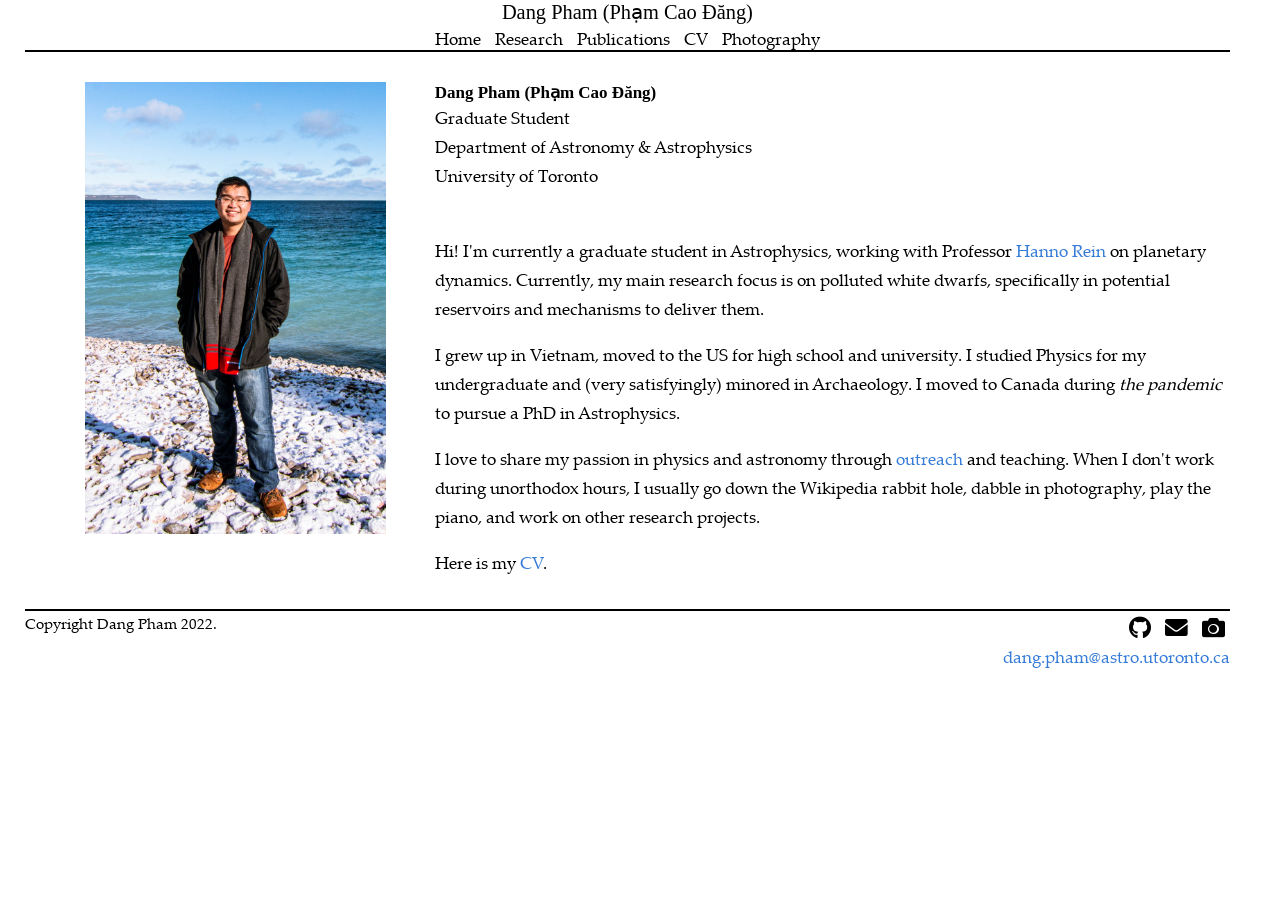
<file: archive/index.html>
<!DOCTYPE html PUBLIC "-//W3C//DTD XHTML 1.0 Transitional//EN" "http://www.w3.org/TR/xhtml1/DTD/xhtml1-transitional.dtd">
<html xmlns="http://www.w3.org/1999/xhtml">

<head>
    <meta http-equiv="Content-Type" content="text/html;">
    <meta charset="utf-8" />
    <meta name="viewport" content="width=device-width, initial-scale=1, user-scalable=no" />
    <link rel="stylesheet" href="assets/css/main.css" />
    <link rel="stylesheet" href="https://pro.fontawesome.com/releases/v5.10.0/css/all.css" 
        integrity="sha384-AYmEC3Yw5cVb3ZcuHtOA93w35dYTsvhLPVnYs9eStHfGJvOvKxVfELGroGkvsg+p" crossorigin="anonymous"/>
    
    <script type="text/javascript" src="assets/js/jquery.min.js"></script>
    <title>Dang Pham (Phạm Cao Đăng)</title>
</head>

<body>
    <div id="header"></div>
    

    <div class="wrapper">
        <section id="about" >
            <!-- <center><h1 id="home" class="proj"><span class='word'>Me</span></h1></center> -->
            <img class="profile-pic" src="assets/img/IMG_1156.jpg" />
            <div class="text intro">
                <h3>Dang Pham (Phạm Cao Đăng)</h3>
                Graduate Student
                <br>
                Department of Astronomy & Astrophysics
                <br>
                University of Toronto
                <br>
                <br>
                <p>
                Hi! I'm currently a graduate student in Astrophysics, working with
                Professor <a href="http://hanno-rein.de/">Hanno Rein</a> on planetary dynamics. 
                Currently, my main research focus is on polluted white dwarfs, 
                specifically in potential reservoirs and mechanisms to deliver them.
                </p>
                
                <p>
                I grew up in Vietnam, moved to the US for high school and university. 
                I studied Physics for my undergraduate
                and (very satisfyingly) minored in Archaeology.
                I moved to Canada during <i>the pandemic</i>
                to pursue a PhD in Astrophysics.
                </p>

                <p>
                I love to share my passion in physics and astronomy through 
                <a href="https://www.cornellastrosociety.org/">outreach</a> and teaching. 
                When I don't work during unorthodox hours, I usually go down the
                Wikipedia rabbit hole, dabble in photography, play the piano, and work
                on other research projects.
                </p>
                
                <p>
                    Here is my <a href="CV.pdf">CV</a>.
                </p>
            </div>
        </section>
    </div>

    <div id="footer"></div>

    

    <script defer type="text/javascript" src="assets/js/jquery.min.js"></script>
    <script> 
        $("#header").load("header.html"); 
        $("#footer").load("footer.html");
    </script>
    <script defer type="text/javascript" src="assets/js/main.js"></script>
    <noscript><META HTTP-EQUIV="Refresh" CONTENT="0;URL=JSError.html"></noscript>
</body>

</html>
</file>
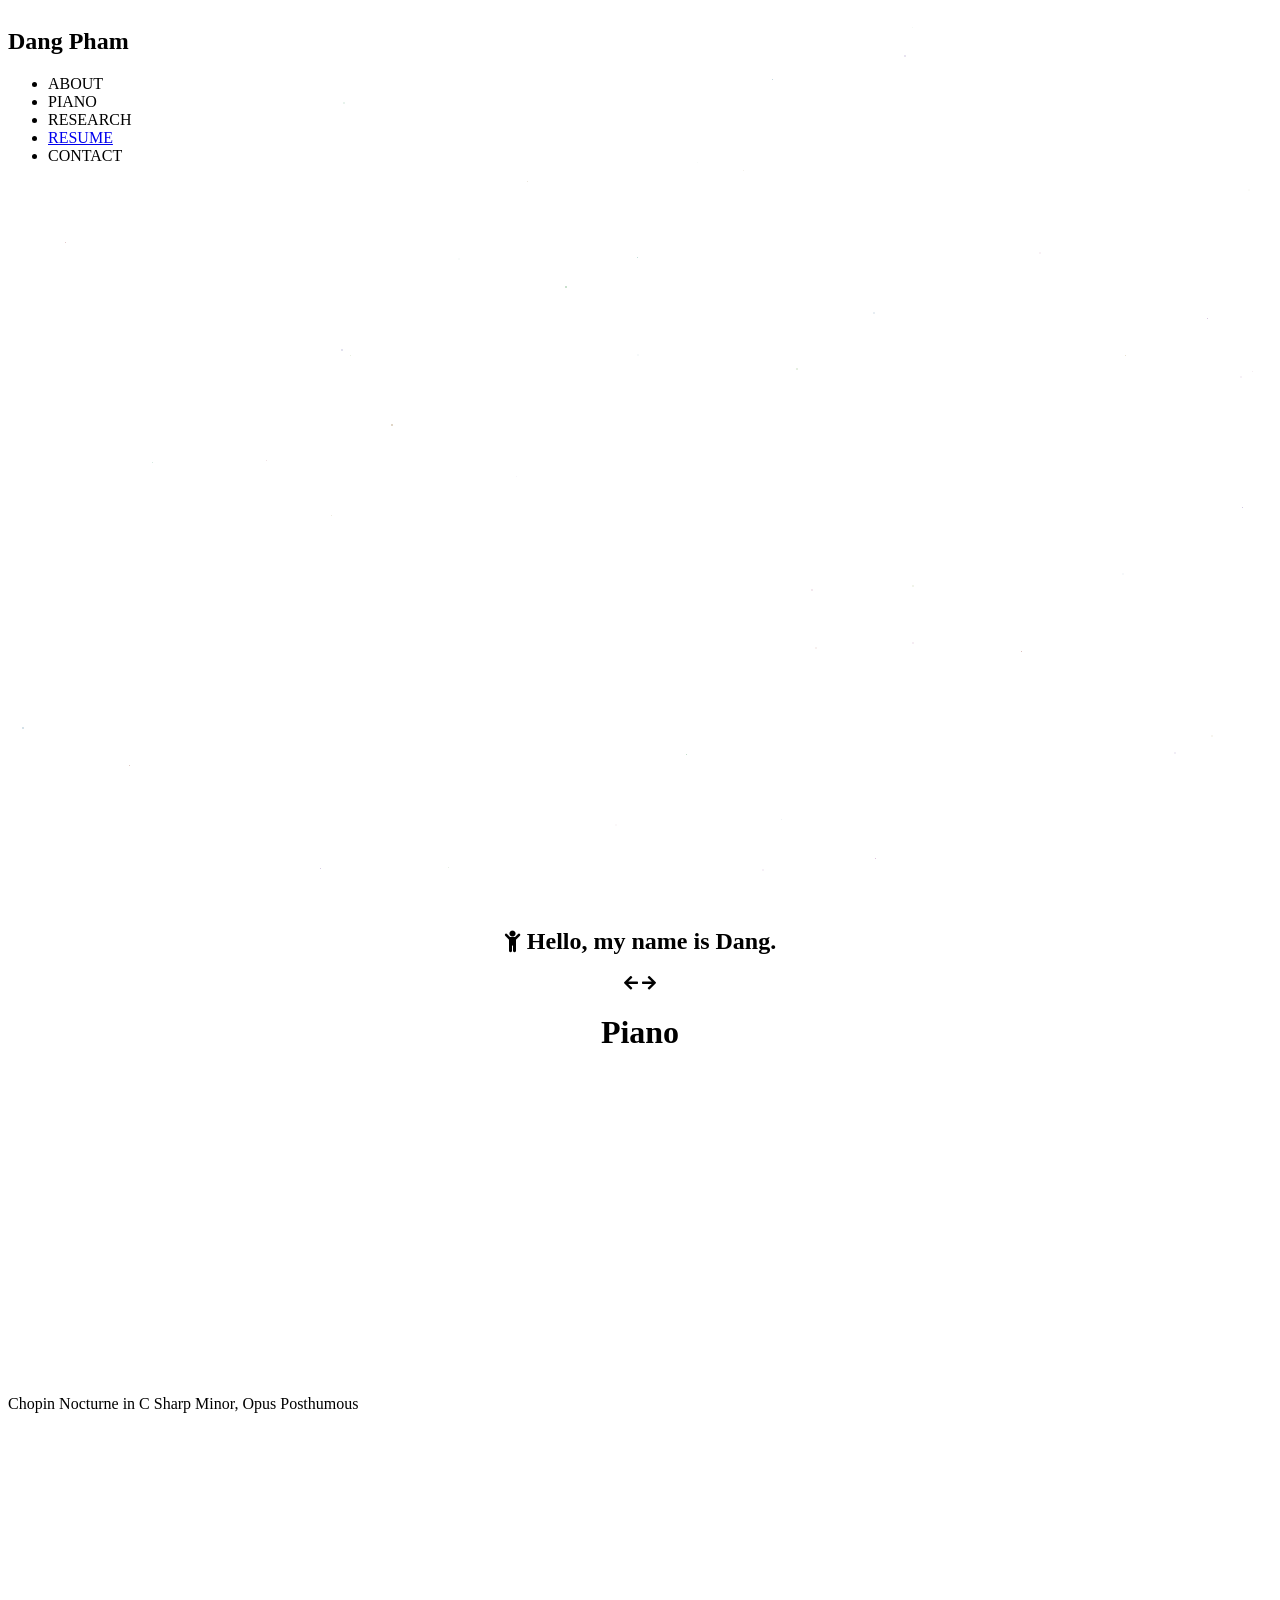
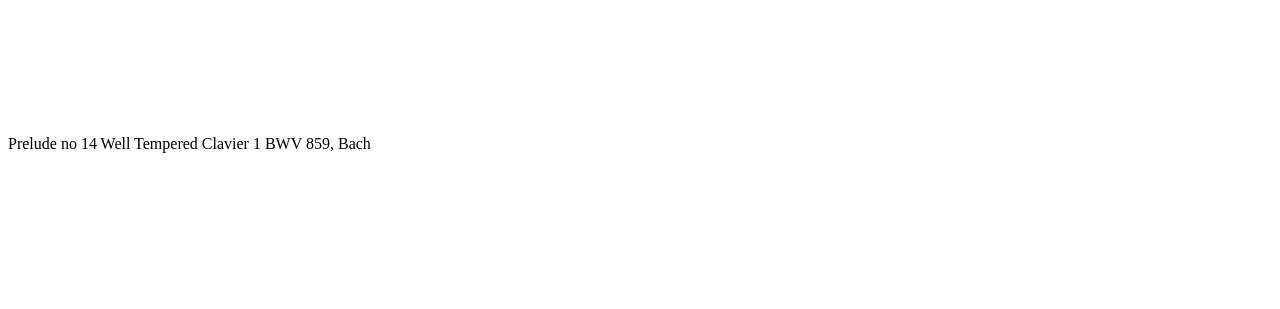
<file: archive/archive/index.html>
<!DOCTYPE html PUBLIC "-//W3C//DTD XHTML 1.0 Transitional//EN" "http://www.w3.org/TR/xhtml1/DTD/xhtml1-transitional.dtd">
<html xmlns="http://www.w3.org/1999/xhtml">

<head>
    <meta http-equiv="Content-Type" content="text/html;">
    <meta charset="UTF-8">
    <meta name="viewport" content="width=device-width, initial-scale=1, maximum-scale=1, user-scalable=0" />
    <link rel="stylesheet" href="https://pro.fontawesome.com/releases/v5.10.0/css/all.css" integrity="sha384-AYmEC3Yw5cVb3ZcuHtOA93w35dYTsvhLPVnYs9eStHfGJvOvKxVfELGroGkvsg+p" crossorigin="anonymous"/>

    <title>Dang Pham</title>
</head>

<body>
    <div class="navi">
        <h2 id="back">Dang Pham</h2>
        <ul>
            <li><a id="aboutlink">ABOUT</a></li>
            <li><a id="pianolink">PIANO</a></li>
            <li><a id="researchlink">RESEARCH</a></li>
            <li><a href="Resume%20-%20web.pdf">RESUME</a></li>
            <li><a id="contactlink">CONTACT</a></li>
        </ul>
    </div>
    <!-- sky is from http://codepen.io/AlienPiglet/pen/hvekG. 
         Credits to the author for the awesome sky! -->
    <canvas class="sky-bg" id="sky"></canvas>
    <div class="s1" id="s1">
        <center>
            <h2 class="s1h2"><span id="lang"><i class="fa fa-child"></i> Hello, my name is Dang. </span></h2>
            <div class="infonav">
                <i class="ar fas fa-arrow-left" id="backward"></i>
                <!-- <i class="ci fas fa-circle" id="c0"></i>
                <i class="ci far fa-circle" id="c1"></i>
                <i class="ci far fa-circle" id="c2"></i>
                <i class="ci far fa-circle" id="c3"></i>
                <i class="ci far fa-circle" id="c4"></i>
                <i class="ci far fa-circle" id="c5"></i> -->
                <i class="ar fas fa-arrow-right" id="forward"></i>
            </div>
        </center>
    </div>
    <center><h1 id="home" class="proj"><span class='word'>Piano</span></h1></center>
    <div class="s2">
        <a>
            <div class="s2s1"></div>
        </a>
        <a>
            <div class="s2s2"></div>
        </a>
        <a>
            <div class="s2s3"></div>
        </a>
    </div>
    <center><h1 class="projweb" id="research"><span class='word'>Research</span></h1></center>
    <div class="s2b" id='s2b'>
        <a>
            <span> Gravitational Lensing (work in progress) <br><i>Summer 2015 - Present</i></span>
            <p>Astronomy research at the Harvard-Smithsonian Center for Astrophysics on gravitational lensing.Conducted data analysis by programming
                <br> to find irregularity in events to seek for dark objects such as black holes or planets, and prediction of possible future events from
                <br> statistical analysis and database cross-matching. Research directed and guided by Dr. Rosanne Di Stefano.
                <br>
                <br>
                <i class="fa fa-book"></i> Work in progress. Anticipating publication
                <br>
                <i class="fa fa-code"></i> Topic keyword: light curves, high proper motion stars, neutron stars, statistical data analysis, high mass objects
            </p>
        </a>
        <br>
        <a href="http://link.springer.com/article/10.1007%2Fs00894-015-2598-0">
            <span>Diatomic Anions<br><i>2014-2015</i></span>
            <p>Astronomy - chemistry research on possible exotic diatomic anions’ (such as H2− and N2−)
                <br> existence, properties, and potential impacts in stars or interstellar mediums. Guided by Dr. Edward Chen and Herman Keith.
                <br>
                <br>
                <i class="fa fa-book"></i> Publication: Hylleraas hydride binding energy: Diatomic electron affinities. Journal of Molecular Modeling (2015) 21:79, (DOI:10.1007/s00894-015-2598-0)
                <br>
                <i class="fa fa-external-link"></i> http://link.springer.com/article/10.1007%2Fs00894-015-2598-0
                <br>
                <i class="fa fa-code"></i> Topic keyword: stellar astrophysics, anions, physical chemistry of diatomic anions.
            </p>
        </a>
        <br>
        <!-- <a href="https://www.aavso.org/sites/default/files/jaavso/v42n2/315.pdf">
            <span>Variable Stars Light Curve<br><i>Summer 2014</i></span>
            <p>Astronomy research and observations at Harvard University on variable stars' trends in variability and periods
                <br> of RR Lyrae and SX Phe type stars. Guided by Dr. Joshua Schroeder and Dr. Rosanne Di Stefano.
                <br>
                <br>
                <i class="fa fa-book"></i> Report on the Photometric Observations of the Variable Stars DH Pegasi, DY Pegasi, and RZ Cephei (JAAVSO), 42, 315
                <br>
                <i class="fa fa-external-link"></i> https://www.aavso.org/sites/default/files/jaavso/v42n2/315.pdf
                <br>
                <i class="fa fa-code"></i> Topic keyword: trends, light curves, periods, RR Lyrae, SX Phe, variable stars.</p>
        </a> -->
        <!-- <br> -->
        <!-- <a>
            <span>Electron Affinity of Lead<br><i>2013  </i></span>
            <p>Analysis and theoretical calculation of the electron affinity of Pb that shows that accepted value of the electron
                <br> affinity of lead in the NIST may be erroneous. Guided by Dr. Edward Chen and Herman Keith.
                <br>
                <br>
                <i class="fa fa-book"></i> Not published. Paper available upon request
                <br>
                <i class="fa fa-code"></i> Topic keyword: lead, electron affinity</p>
        </a> -->
        <!-- <br> -->
    </div>
    <!-- <div class="s3">
        <a href="mail:dang.c.pham@outlook.com"><span>Email:</span>dang.c.pham@outlook.com</a>
    </div> -->
    <script defer type="text/javascript" src="js/jquery-1.11.1.min.js"></script>
    <script defer type="text/javascript" src="js/index.js"></script>
    <noscript><META HTTP-EQUIV="Refresh" CONTENT="0;URL=JSError.html"></noscript>
</body>

</html>
</file>
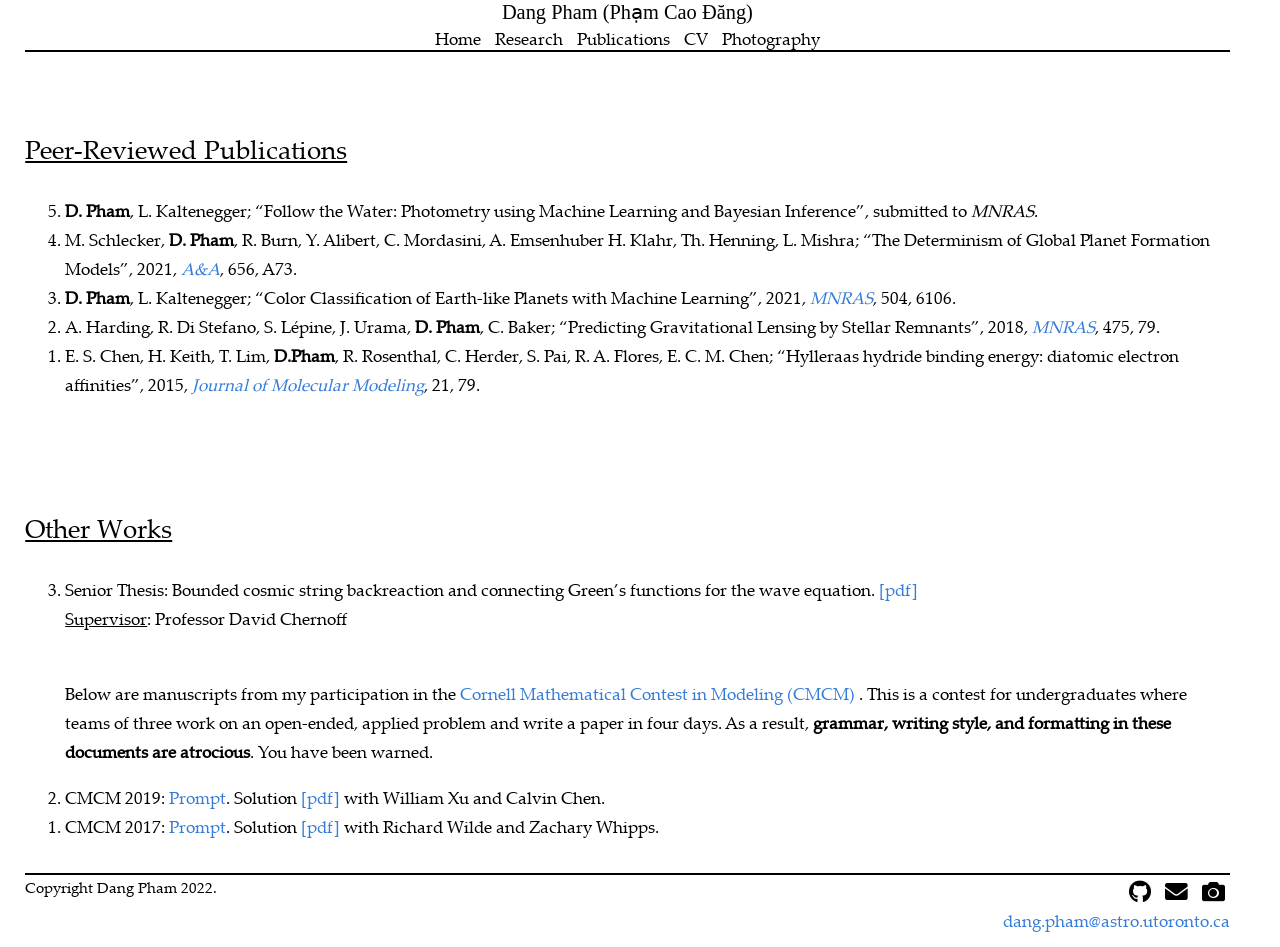
<file: archive/pub/index.html>
<!DOCTYPE html PUBLIC "-//W3C//DTD XHTML 1.0 Transitional//EN" "http://www.w3.org/TR/xhtml1/DTD/xhtml1-transitional.dtd">
<html xmlns="http://www.w3.org/1999/xhtml">

<head>
    <meta http-equiv="Content-Type" content="text/html;">
    <meta charset="utf-8" />
    <meta name="viewport" content="width=device-width, initial-scale=1, user-scalable=no" />
    <link rel="stylesheet" href="../assets/css/main.css" />
    <link rel="stylesheet" href="https://pro.fontawesome.com/releases/v5.10.0/css/all.css" 
        integrity="sha384-AYmEC3Yw5cVb3ZcuHtOA93w35dYTsvhLPVnYs9eStHfGJvOvKxVfELGroGkvsg+p" crossorigin="anonymous"/>
    <title>Dang Pham (Phạm Cao Đăng)</title>
</head>

<body>
    <div id="header"></div>
    <div class="wrapper">
        <section>
            <p class="section-title">Peer-Reviewed Publications</p>
            <ol reversed type="1">
                <li><b>D. Pham</b>, L. Kaltenegger; 
                    “Follow the Water: Photometry using Machine Learning and Bayesian Inference”, submitted to <i>MNRAS</i>.</li>
                <li>M. Schlecker, <b>D. Pham</b>, R. Burn, Y. Alibert, C. Mordasini, A. Emsenhuber H. Klahr, Th. Henning, L. Mishra; “The
                    Determinism of Global Planet Formation Models”, 2021, <a href="https://doi.org/10.1051/0004-6361/202140551"><i>A&A</i></a>, 656, A73.</li>
                <li><b>D. Pham</b>, L. Kaltenegger; 
                    “Color Classification of Earth-like Planets with Machine Learning”, 2021, <a href="https://doi.org/10.1093/mnras/stab1144"><i>MNRAS</i></a>, 504, 6106.</li>
                <li>A. Harding, R. Di Stefano, S. Lépine, J. Urama, <b>D. Pham</b>, C. Baker; “Predicting Gravitational Lensing by Stellar
                    Remnants”, 2018, <a href="https://academic.oup.com/mnras/article/475/1/79/4657179"><i>MNRAS</i></a>, 475, 79.</li>
                <li>E. S. Chen, H. Keith, T. Lim, <b>D.Pham</b>, R. Rosenthal, C. Herder, S. Pai, R. A. Flores, E. C. M. Chen; “Hylleraas hydride
                    binding energy: diatomic electron affinities”, 2015, <a href="https://doi.org/10.1007/s00894-015-2598-0"><i>Journal of Molecular Modeling</i></a>, 21, 79.
                </li>
              </ol> 
        </section>

        <section>
            <p class="section-title">Other Works</p>
            <ol reversed type="1">
                <li>
                    Senior Thesis: Bounded cosmic string backreaction
                    and connecting Green’s functions for
                    the wave equation. <a href="Senior_Thesis.pdf">[pdf]</a>
                    <br>
                    <u>Supervisor</u>: Professor David Chernoff
                </li>

                <br>
                <p>
                    Below are manuscripts from my participation in the
                    <a href="https://e.math.cornell.edu/sites/mcm/">
                        Cornell Mathematical Contest in Modeling (CMCM) </a>.
                    This is a contest for undergraduates
                    where teams of three work on an open-ended, applied problem
                    and write a paper in four days.
                    As a result, 
                    <b>grammar, writing style, and formatting 
                        in these documents are atrocious</b>. You have been warned.
                </p>

                <li>
                    CMCM 2019: <a href="https://e.math.cornell.edu/sites/mcm/old_problems/CMCM_sidewalks_2019.pdf">Prompt</a>. 
                    Solution <a href="CMCM_19.pdf">[pdf]</a> with William Xu and Calvin Chen.
                </li>
                
                <li>
                    CMCM 2017: <a href="https://e.math.cornell.edu/sites/mcm/old_problems/MCM_TCAT_problem.pdf">Prompt</a>. 
                    Solution <a href="CMCM_17.pdf">[pdf]</a> with Richard Wilde and Zachary Whipps.
                </li>


                
              </ol> 
        </section>
    </div>
    <div id="footer"></div>

    

    <script type="text/javascript" src="../assets/js/jquery.min.js"></script>
    <script> 
        $("#header").load("../header.html"); 
        $("#footer").load("../footer.html");
    </script>
    <script defer type="text/javascript" src="../assets/js/main.js"></script>
    <noscript><META HTTP-EQUIV="Refresh" CONTENT="0;URL=JSError.html"></noscript>
</body>

</html>
</file>
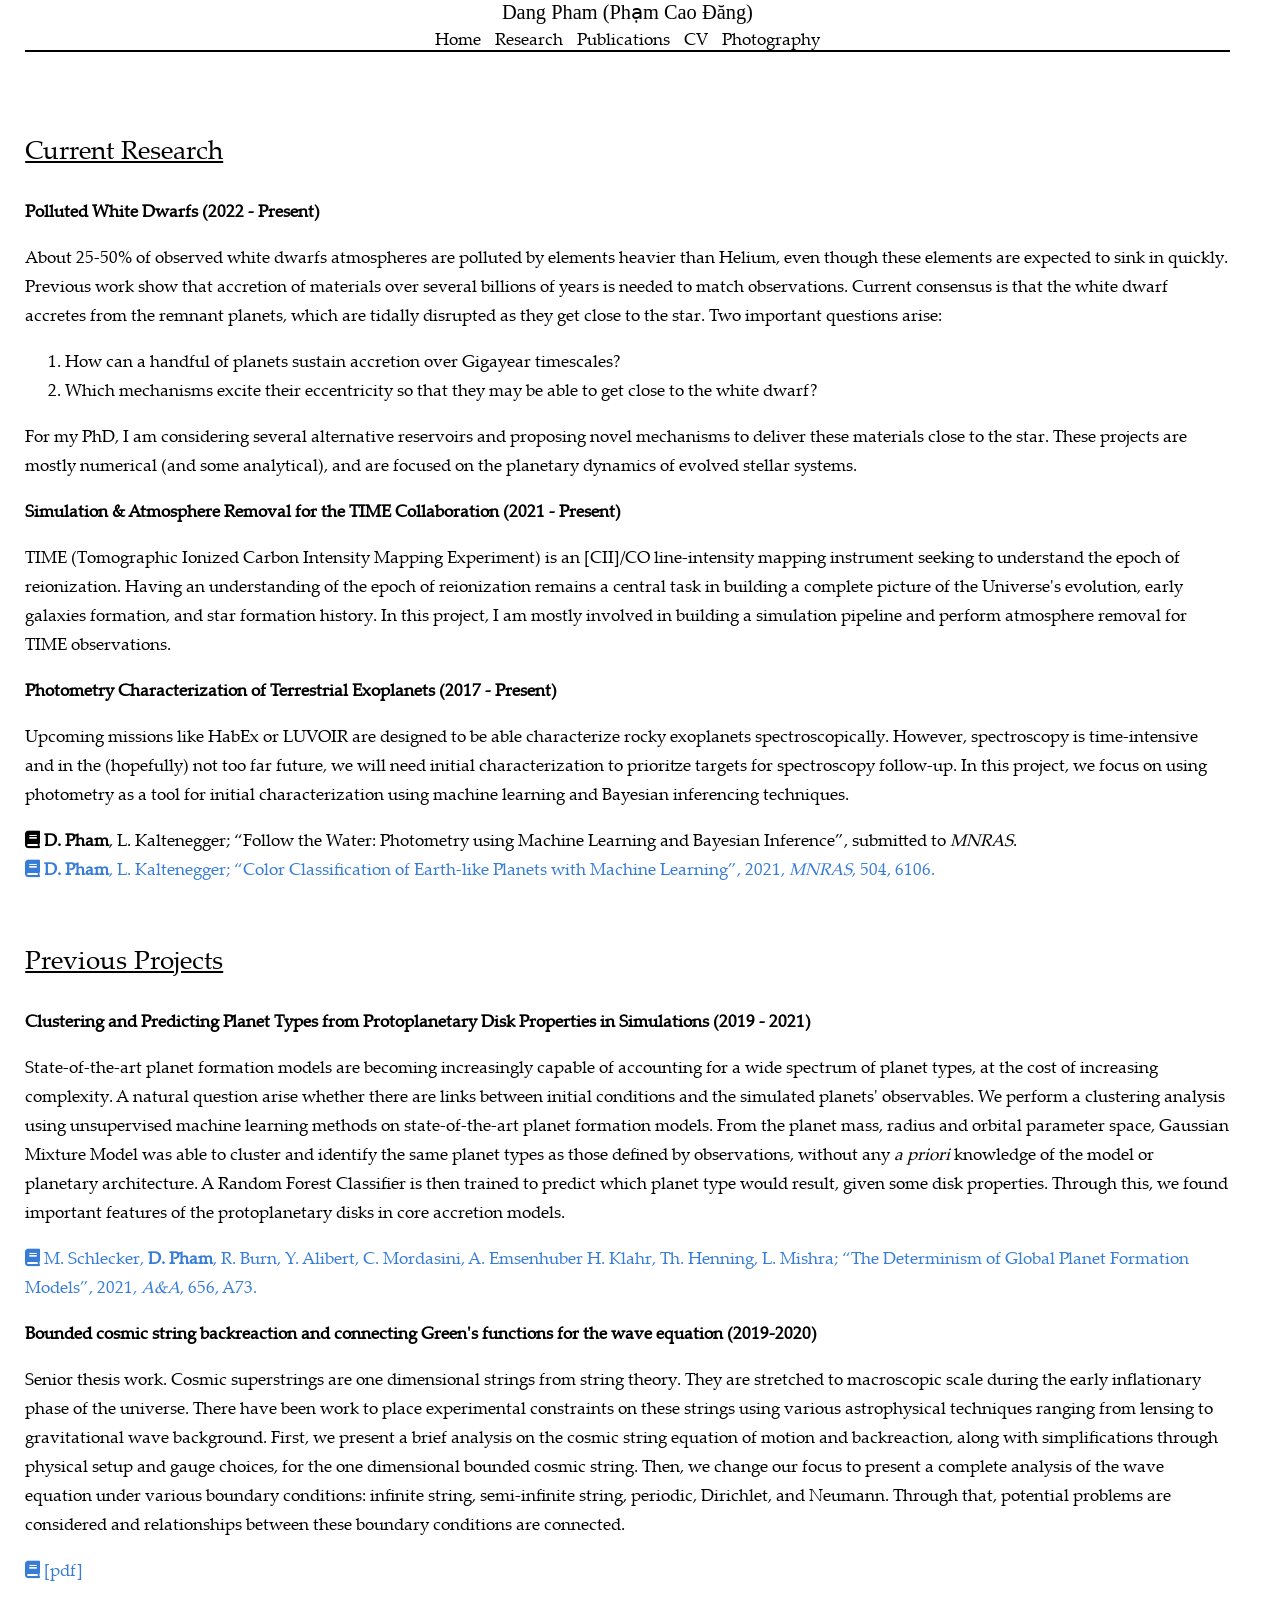
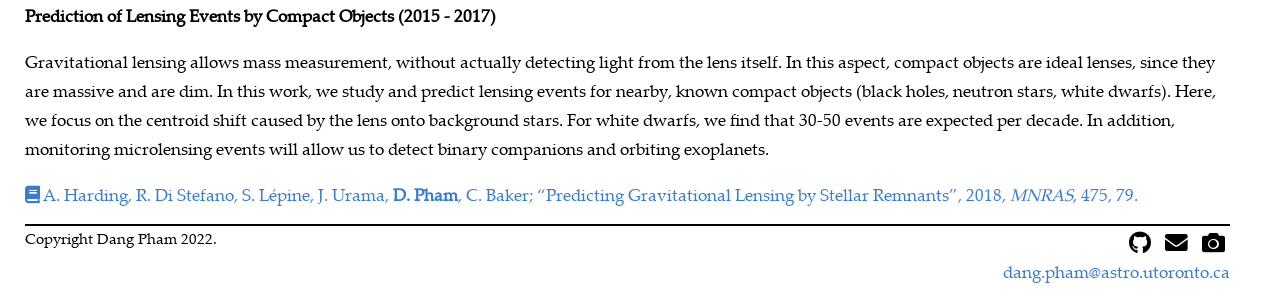
<file: archive/research/index.html>
<!DOCTYPE html PUBLIC "-//W3C//DTD XHTML 1.0 Transitional//EN" "http://www.w3.org/TR/xhtml1/DTD/xhtml1-transitional.dtd">
<html xmlns="http://www.w3.org/1999/xhtml">

<head>
    <meta http-equiv="Content-Type" content="text/html;">
    <meta charset="utf-8" />
    <meta name="viewport" content="width=device-width, initial-scale=1, user-scalable=no" />
    <link rel="stylesheet" href="../assets/css/main.css" />
    <link rel="stylesheet" href="https://pro.fontawesome.com/releases/v5.10.0/css/all.css" 
        integrity="sha384-AYmEC3Yw5cVb3ZcuHtOA93w35dYTsvhLPVnYs9eStHfGJvOvKxVfELGroGkvsg+p" crossorigin="anonymous"/>
    <title>Dang Pham (Phạm Cao Đăng)</title>
</head>

<body>
    <div id="header"></div>   
    <div class="wrapper">
        <section id="research">
            <p class="section-title">Current Research</p>
            <div class="research-words">
                <p class="research-title">
                    Polluted White Dwarfs (2022 - Present)
                </p>
                <p>
                    About 25-50% of observed white dwarfs atmospheres are polluted
                    by elements heavier than Helium, even though these elements are expected
                    to sink in quickly. Previous work show that accretion of materials 
                    over several billions of years is needed to match observations.
                    Current consensus is that the white dwarf accretes from the remnant
                    planets, which are tidally disrupted as they get close to the
                    star. Two important questions arise: 
                    
                    <ol type=1>
                        <li>
                            How can a handful of planets sustain accretion over Gigayear timescales? 
                        </li>
                        <li>
                            Which mechanisms excite 
                    their eccentricity so that they may be able to get close to the 
                    white dwarf? 
                        </li>
                    </ol>
                    
                    For my PhD, I am considering several alternative reservoirs
                    and proposing novel mechanisms to deliver these materials close to
                    the star. These projects are mostly numerical (and some analytical),
                    and are focused on the planetary dynamics of evolved stellar systems.
                </p>
            </div>

            <div class="research-words">
                <p class="research-title">
                    Simulation & Atmosphere Removal for the TIME Collaboration (2021 - Present)
                </p>
                <p>
                    TIME (Tomographic Ionized Carbon Intensity Mapping Experiment)
                    is an [CII]/CO line-intensity mapping instrument seeking 
                    to understand the epoch of reionization.
                    Having an understanding of the epoch of reionization remains a
                    central task in building a complete picture of the Universe's evolution, 
                    early galaxies formation, and star formation history. In this project,
                    I am mostly involved in building a simulation pipeline and perform
                    atmosphere removal for TIME observations.
                </p>
            </div>

            <div class="research-words">
                <p class="research-title">
                    Photometry Characterization of Terrestrial Exoplanets (2017 - Present)
                </p>
                <p>
                    Upcoming missions like HabEx or LUVOIR are designed
                    to be able characterize rocky exoplanets spectroscopically.
                    However, spectroscopy is time-intensive and in the (hopefully) not
                    too far future, we will need initial characterization to prioritze
                    targets for spectroscopy follow-up. In this project, we focus on using
                    photometry as a tool for initial characterization
                    using machine learning and Bayesian inferencing techniques.
                </p>
                <i class="fa fa-book"></i> <b>D. Pham</b>, L. Kaltenegger; 
                    “Follow the Water: Photometry using Machine Learning and Bayesian Inference”, submitted to <i>MNRAS</i>.
                <br>
                <a href="https://doi.org/10.1093/mnras/stab1144">
                    <i class="fa fa-book"></i> <b>D. Pham</b>, L. Kaltenegger; 
                    “Color Classification of Earth-like Planets with Machine Learning”, 2021, <i>MNRAS</i>, 504, 6106.
                </a>
                
            </div>

            <br>

            <p class="section-title">Previous Projects</p>

            <div class="research-words">
                <p class="research-title">
                    Clustering and Predicting Planet Types from Protoplanetary Disk Properties in Simulations (2019 - 2021)
                </p>
                <p>
                    State-of-the-art planet formation models are becoming increasingly
                    capable of accounting for a wide spectrum of planet types, at
                    the cost of increasing complexity. A natural question arise whether
                    there are links between initial conditions and the simulated planets'
                    observables. We perform a clustering analysis using unsupervised machine 
                    learning methods on state-of-the-art planet formation models. 
                    From the planet mass, radius and orbital parameter space, Gaussian
                    Mixture Model was able to cluster and identify the same planet types
                    as those defined by observations, without any <i>a priori</i> knowledge of 
                    the model or planetary architecture. A Random Forest Classifier is then
                    trained to predict which planet type would result, given some disk properties.
                    Through this, we found important features of the protoplanetary disks in 
                    core accretion models.
                    
                </p>
                
                <a href="https://doi.org/10.1051/0004-6361/202140551">
                    <i class="fa fa-book"></i> M. Schlecker, <b>D. Pham</b>, R. Burn, Y. Alibert, C. Mordasini, A. Emsenhuber H. Klahr, Th. Henning, L. Mishra; “The
                Determinism of Global Planet Formation Models”, 2021, <i>A&A</i>, 656, A73.
                </a>
                
            </div>

            <div class="research-words">
                <p class="research-title">
                    Bounded cosmic string backreaction and connecting Green's functions for the wave equation (2019-2020)
                </p>
                <p>
                    Senior thesis work. Cosmic superstrings are one dimensional strings from string theory. 
                    They are stretched to macroscopic scale during the early inflationary phase of the universe.
                    There have been work to place experimental constraints on these strings using various 
                    astrophysical techniques ranging from lensing to gravitational wave background. First,
                    we present a brief analysis on the cosmic string equation of motion and backreaction,
                    along with simplifications through physical setup and gauge choices, 
                    for the one dimensional bounded cosmic string. Then, we change our focus to present a 
                    complete analysis of the wave equation under various boundary conditions: 
                    infinite string, semi-infinite string, periodic, Dirichlet, and Neumann. Through that, 
                    potential problems are considered and relationships between these boundary conditions are connected.
                </p>

                <a href="../pub/Senior_Thesis.pdf">
                    <i class="fa fa-book"></i>
                    [pdf]
                </a>

            </div>


            <div class="research-words">
                <p class="research-title">
                    Prediction of Lensing Events by Compact Objects (2015 - 2017)
                </p>
                <p>
                    Gravitational lensing allows mass measurement, without actually detecting light
                    from the lens itself. In this aspect, compact objects are ideal lenses,
                    since they are massive and are dim. In this work, we study and predict
                    lensing events for nearby, known compact objects (black holes, neutron stars, 
                    white dwarfs). Here, we focus on the centroid shift caused by the lens onto
                    background stars. For white dwarfs, we find that 30-50 events are expected per decade.
                    In addition, monitoring microlensing events will allow us to detect binary companions
                    and orbiting exoplanets.
                </p>
                
                <a href="https://academic.oup.com/mnras/article/475/1/79/4657179">
                    <i class="fa fa-book"></i> A. Harding, R. Di Stefano, S. Lépine, J. Urama, <b>D. Pham</b>, C. Baker; “Predicting Gravitational Lensing by Stellar
                    Remnants”, 2018, <i>MNRAS</i>, 475, 79.
                </a>
                
            </div>
            

        </section>
        

        <div id="footer"></div>

    

        <script type="text/javascript" src="../assets/js/jquery.min.js"></script>
        <script> 
            $("#header").load("../header.html"); 
            $("#footer").load("../footer.html");
        </script>
        <script defer type="text/javascript" src="../assets/js/main.js"></script>
        <noscript><META HTTP-EQUIV="Refresh" CONTENT="0;URL=JSError.html"></noscript>
    </body>
    
    </html>
</file>
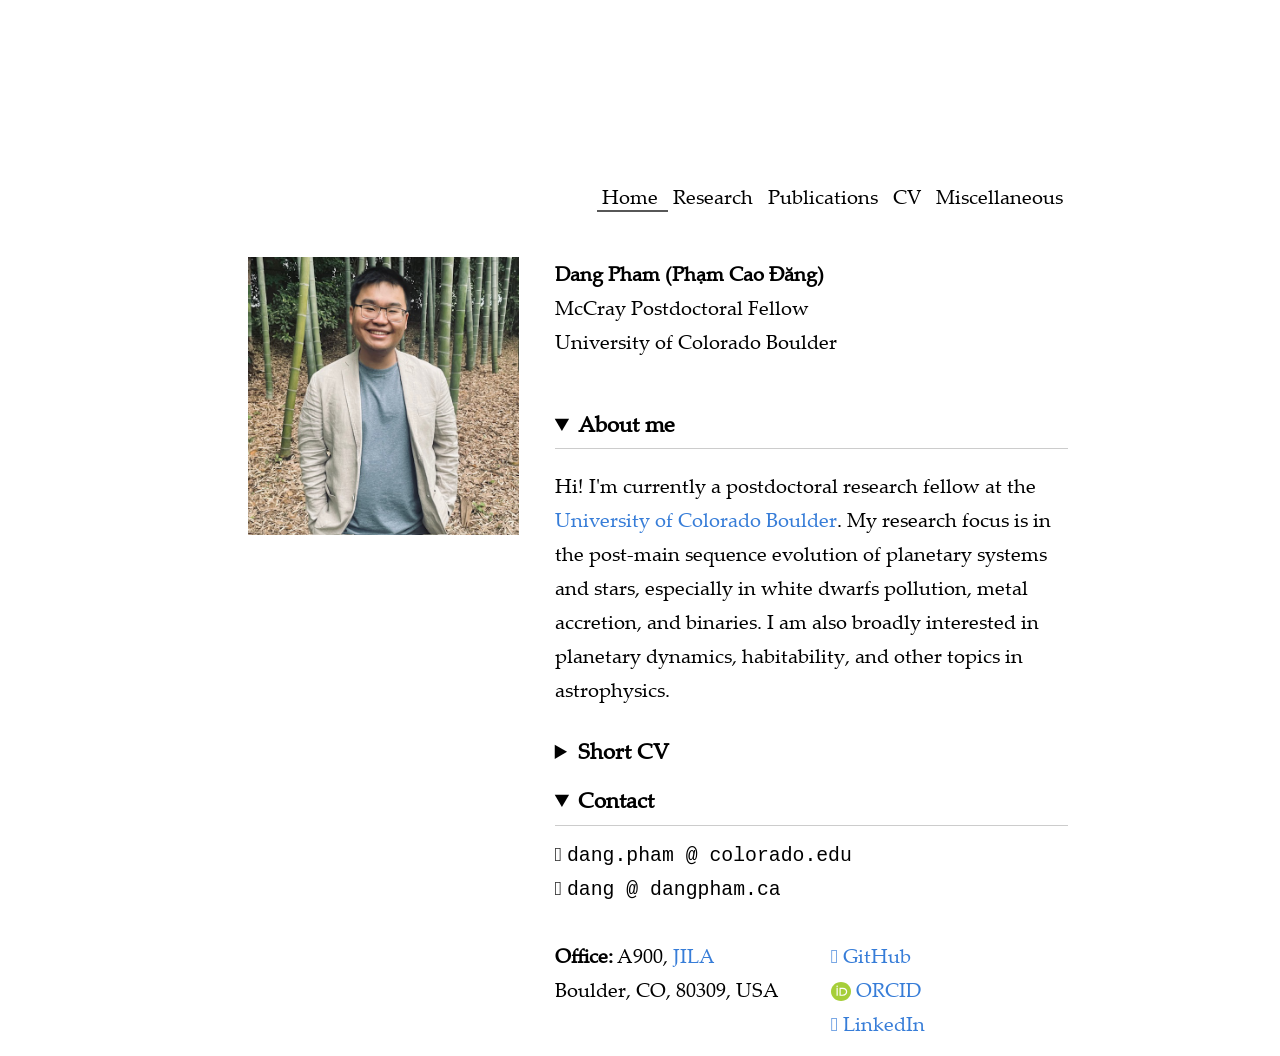
<file: JSError.html>
<!DOCTYPE html PUBLIC "-//W3C//DTD XHTML 1.0 Transitional//EN" "http://www.w3.org/TR/xhtml1/DTD/xhtml1-transitional.dtd">
<html xmlns="http://www.w3.org/1999/xhtml">

<head>
    <meta http-equiv="Content-Type" content="text/html;">
    <title>Dang Pham</title>
    <link href="//maxcdn.bootstrapcdn.com/font-awesome/4.1.0/css/font-awesome.min.css" rel="stylesheet">
    <link href='http://fonts.googleapis.com/css?family=Slabo+13px' rel='stylesheet' type='text/css'>
    <link class="r" href="css/index.css" rel="stylesheet">
</head>
    
<body>
    <div>
        <h1 class='projweb' style="top:25%">
            Welcome to my webpage!
            <br>
            But....<i class="fa fa-warning" style="color: red; font-size:2em"></i> it seems like you have disabled Javascript on your browser. This website will not work -- <word style="color:red">at all</word> -- without Javascript.
            <br>
            <br>
            If unsure on how to enable Javascript, you can follow this link <a href="http://www.enable-javascript.com/">http://www.enable-javascript.com/</a> or Google how to enable Javascript in your browser.
            <br>
            <br>
            Click <a href="/index.html" style="color:blue"> here </a> once you have enabled Javascript on your browser.
        </h1>
    </div>
    <script>
        window.location.assign("http://dangcpham.github.io")
    </script>
</body>
</html>
</file>
<file: css/index.css>
@viewport {
    width: 1300px auto;
}

html,
body {
    margin: 0;
    padding: 0;
    font-family: 'Slabo 13px', serif;
    max-width: 100%;
    overflow-x: hidden;
}

h1,
h2,
h3 {
    text-decoration: none;
}

h1 {
    color: #111;
    text-align: center;
}

.navi {
    position: absolute;
    width: 100%;
    right: 0px;
    top: 0px;
    height: 100px;
    z-index: 10000;
    background: #fff;
    border-bottom: 2px solid #16435d;
}

.navi h2 {
    text-align: left;
    font-weight: 100;
    position: absolute;
    border-bottom: 2px solid #16435d;
    padding-top: 20px;
    margin-left: 24px;
    cursor: pointer;
    z-index: 500;
}

ul {
    list-style: none;
    padding-top: 20px;
    text-align: right;
}

li {
    padding: 0;
    margin: 0;
    display: inline-block;
}

ul li a {
    padding: 10px 20px;
    text-decoration: none;
    font-weight: 600;
    font-size: 1.05em;
    cursor: pointer;
    color: #16435d;
}

ul li a:hover {
    background: #256188;
    color: #fff;
    text-decoration: none;
    border-bottom: 4px solid #072c3b;
}

.s1 {
    margin: 0px;
    position: absolute;
    top: 300px;
    width: 100%;
    padding: 0px 0px 10px 0px;
    color: #fff;
    /* background: #256188; */
    z-index: 1000;
    text-shadow: 0.5px 1px 2px #000;
    cursor: pointer;
}

.infonav {
    position: absolute;
    top: 360px;
    width: 100%;
    max-height: 20px;
}

#lang {
    height: 100%;
    width: 100%;
}

.ci {
    font-size: 2em;
    padding-right: 30px;
}

.ar {
    font-size: 1.75em;
    padding-right: 30px;
}

.ar:hover {
    color: #19a57f;
    cursor: pointer;
}


/* sky from http://codepen.io/AlienPiglet/pen/hvekG */

.sky-bg {
    background: -webkit-linear-gradient(#00111e 30%, #033d5e);
    background: -moz-linear-gradient(#00111e 30%, #033d5e);
    background: -o-linear-gradient(#00111e 30%, #033d5e);
    background: linear-gradient(#00111e 30%, #033d5e);
    border-bottom: 4px solid #16759b;
    border-top: 8px solid #16759b;
    top: 100px;
    height: 700px;
    width: 100%;
    overflow: hidden;
    cursor: pointer;
}

.s1h2 {
    max-width: 95%;
    padding: 0;
    margin: 0;
    border-bottom: 1.5px solid #fff;
    font-size: 4em;
    text-align: center;
    padding-bottom: 5px;
    margin-bottom: 15px;
}

.s1next {
    font-size: 3em;
    text-align: right;
    padding-right: 600px;
    padding-top: 20px;
}

.s1next:hover {
    color: #19a57f;
    cursor: pointer;
}

.proj {
    position: absolute;
    top: 770px;
    width: 100%;
    text-align: center;
    color: #0b3571;
    cursor: pointer;
}
.word{
    border-bottom: 2px solid #000;
}
.s2 {
    position: absolute;
    top: 800px;
    left: 2.5%;
    width: 95%;
    height: 460px;
    display: inline-block;
    padding: 50px 5px 20px 5px;
    border-bottom: 2px solid #1c385f;
}

.s2 a {
    cursor: default;
}

.s2s1 {
    position: absolute;
    width: 33.33%;
    height: 100%;
    left: 0;
    text-align: center;
    margin: 10px;
}

.s2s1 span {
    margin-top: 10px;
    color: #1c5f48;
}

.s2s1 span:hover {
    color: #2d906a;
}

.s2s2 {
    position: absolute;
    width: 33.34%;
    height: 100%;
    background: #fff;
    left: 33.33%;
    text-align: center;
}

.s2s2 span {
    margin-top: 10px;
    color: #1c385f;
}

.s2s2 span:hover {
    color: #133e2c;
}

.s2s3 {
    position: absolute;
    width: 33.33%;
    height: 100%;
    left: 66.67%;
    text-align: center;
}

.s2s3 span {
    margin-top: 10px;
    color: #2b6bc3;
}

.s2s3 span:hover {
    color: #7b1e25;
}

.projweb {
    position: absolute;
    top: 1280px;
    width: 100%;
    color: #0b3571;
    cursor: pointer;
}

.s2b {
    left: 2.5%;
    position: absolute;
    top: 1350px;
    width: 95%;
    text-align: left;
    display: block;
    padding: 20px 5px 40px 5px;
}

.s2b a {
    position: relative;
    text-decoration: none;
}

.s2b a span {
    color: #19a57f;
    font-weight: 600;
    font-size: 2em;
}

.s2b a span:hover {
    color: #8e265e;
}

.s2b a span i {
    text-decoration: none;
    font-size: 0.8em;
    font-style: normal;
    font-weight: 100;
    color: #256188;
}

.s2b a p {
    padding: 1px 0px 2px 0px;
    font-size: 1em;
    color: #1c385f;
}

.s2b p:hover {
    color: #8e265e;
}

.s2b p i {
    color: #7e268e;
    font-weight: 700;
    font-size: 1.2em;
}

.s3 {
    position: absolute;
    width: 100%;
    height: 100px;
    color: #fff;
    background: #256188;
    text-align: center;
    padding-top: 50px;
    max-height: 100px;
}

.s3 a {
    text-decoration: none;
    color: #fff;
    text-align: center;
    font-size: 2em;
    font-family: "slabo 13px";
}

.s3 a span {
    color: #79b142;
}
</file>
<file: archive/assets/css/main.css>
@import url(fontawesome-all.min.css);

@font-face {
    font-family: Palatino;
    src: url('../fonts/PalatinoR.ttf');
  }  

/* @font-face {
    font-family: Garamond;
    src: url('../fonts/Adobe\ Garamond\ Pro.ttf');
} */

@viewport {
    width: 1300px auto;
}


html,
body {
    margin: 0;
    padding: 0;
    padding-left: 0.5em;
    padding-right: 0.5em;
    font-family: Palatino;
    font-size: 18px;
    /* max-width: 100%; */
    margin-left: 10%;
    width: 80%;
    /* overflow-x: hidden; */
}


a, a:visited {
    color: #377dd8;
    text-decoration: none;
}

a:hover {
    color: #95bcf0;
    text-decoration: none;
}

h1,
h2,
h3 {
    text-decoration: none;
    font-family: Garamond;
    font-weight: 700;
    font-size: 1em;
    margin: 0;
}

h1 {
    color: #111;
    text-align: center;
}

#header {
    display: unset
}

.nav {
    position: sticky;
    /* right: 0px; */
    top: 0px;
    /* left: 10%; */
    width: 100%;
    height: 30px;
    z-index: 10000;
    background: #fff;
    margin-top: 0;
    border-bottom: 2px solid #000000;
}

.nav h2 {
    text-align: left;
    font-weight: 100;
    vertical-align: middle;
    position: absolute;
    cursor: pointer;
    z-index: 500;
    color: #000000;
}

.name {
    font-size: 1.2em;
    margin: 0;
    vertical-align: top; 
}

.hidden {
    visibility: hidden;
}

a.active {
    color: #6e6e6e;
}

.nav ul {
    list-style: none;
    text-align: right;
}

.nav li {
    padding: 0;
    margin: 0;
    display: inline;
}

.nav ul li a {
    padding: 5px 5px;
    text-decoration: none;
    font-weight: 400;
    cursor: pointer;
    color: #000000;
}

.nav ul li a:hover,
.nav ul li a:active {
    color: #6e6e6e;
    /* text-decoration: none; */
    /* border-bottom: 2px solid #575757; */
}

section {
    padding-top: 0px;
    padding-bottom: 15px;
    justify-content: center;
    overflow: hidden;

    /* height: 100%; */
    /* min-height: 100vh; */
    /* align-items: center; */
}

#about {
    padding-top:2.5%;
}

#flickr {
    margin-left: 20%;
    margin-right: auto;
    width: 100%;
}

.profile-pic {
    margin-left: auto;
    margin-right: auto;
    padding-top: 0;
    padding-left: 5%;
    max-width: 25%;
    float: left;
}

.intro {
    float: right;
    margin-left: 10px;
    margin-right: auto;
    width: 66%;
    word-wrap: break-word;
}

.section-title {
    font-size: 1.5em;
    text-decoration: underline;
}

.research-title{
    font-weight: 600;
}

.foot {
    position: sticky;
    right: 0px;
    /* height: 30px; */
    z-index: 10000;
    background: #fff;
    margin-top: 0;
    padding: 0px;
    /* margin: 0px; */
    border-top: 2px solid #000000;
    padding-bottom: 1%;
}

.foot ul {
    list-style: none;
    text-align: right;
    padding: 0px;
    padding-top: 2px;
    margin: 0px;
    right: 50%;
}

.foot li {
    padding: 0;
    margin: 0;
    display: inline;
}


.foot ul li a {
    margin: 0px;
    padding-top: 0px;
    padding-left: 5px; 
    padding-right: 5px;
    text-decoration: none;
    font-weight: 400;
    cursor: pointer;
    color: #000000;
}

.foot ul li a:hover,
.foot ul li a:active {
    color: #6e6e6e;
    /* text-decoration: none; */
    /* border-bottom: 2px solid #575757; */
}

.foot .copyright {
    font-size: 15px;
    float: left;
}

@media (max-width: 1350px) {

    html, body{
        font-size: 17px;
        padding: 0;
        margin-left: 1%;
        margin-right: 1%;
        width: 97%;
    }

    .nav {
        height: 50px;
    }

    section {
        padding-top: 50px;
    }

    .nav h2 {
        text-align: center;
        padding-top: 0px;
        position: relative;
    }

    .nav ul {
        padding-left: 0px;
        padding-top: 0px;
        margin: 0;
        text-align: center;
    }
    
    .nav li {
        padding: 0px;
        margin-bottom: 0px;
    }    
    
}

@media (max-width: 600px) {
    body{
        font-size: 15px;
    }
    
    .nav {
        height: 50px;
    }

    .profile-pic {
        display: inline-block;
        padding: 0;
        width: 100%;
        max-width: 100%;
    }
    
    .intro {
        display: inline-block;
        width: 100%;
    }

    section {
        padding-top: 50px;
    }

    .nav h2 {
        padding-top: 5px;
        font-size: 20px;
    }

    .nav ul li a {
        padding: 10px 10px;
    }

    .nav ul li a:hover {
        /* text-decoration: underline; */
        border-bottom: none;
    }
}


@media (max-width: 420px) {
    body{
        font-size: 13px;
    }
    
    .nav {
        height: 50px;
    }

    section {
        padding-top: 50px;
    }

    .nav h2 {
        padding-top: 0px;
    }

    .nav ul li a {
        padding: 5px 5px;
    }

    .nav ul li a:hover {
        /* text-decoration: underline; */
        /* border-bottom: none; */
        /* border-bottom: 2px solid #575757; */
    }
}

@media (max-width: 300px) {
    body{
        font-size: 12px;
    }

    .nav ul li a {
        padding: 5px 5px;
    }

    .nav {
        height: 105px;
    }

    section {
        padding-top: 105px;
    }
}
</file>
